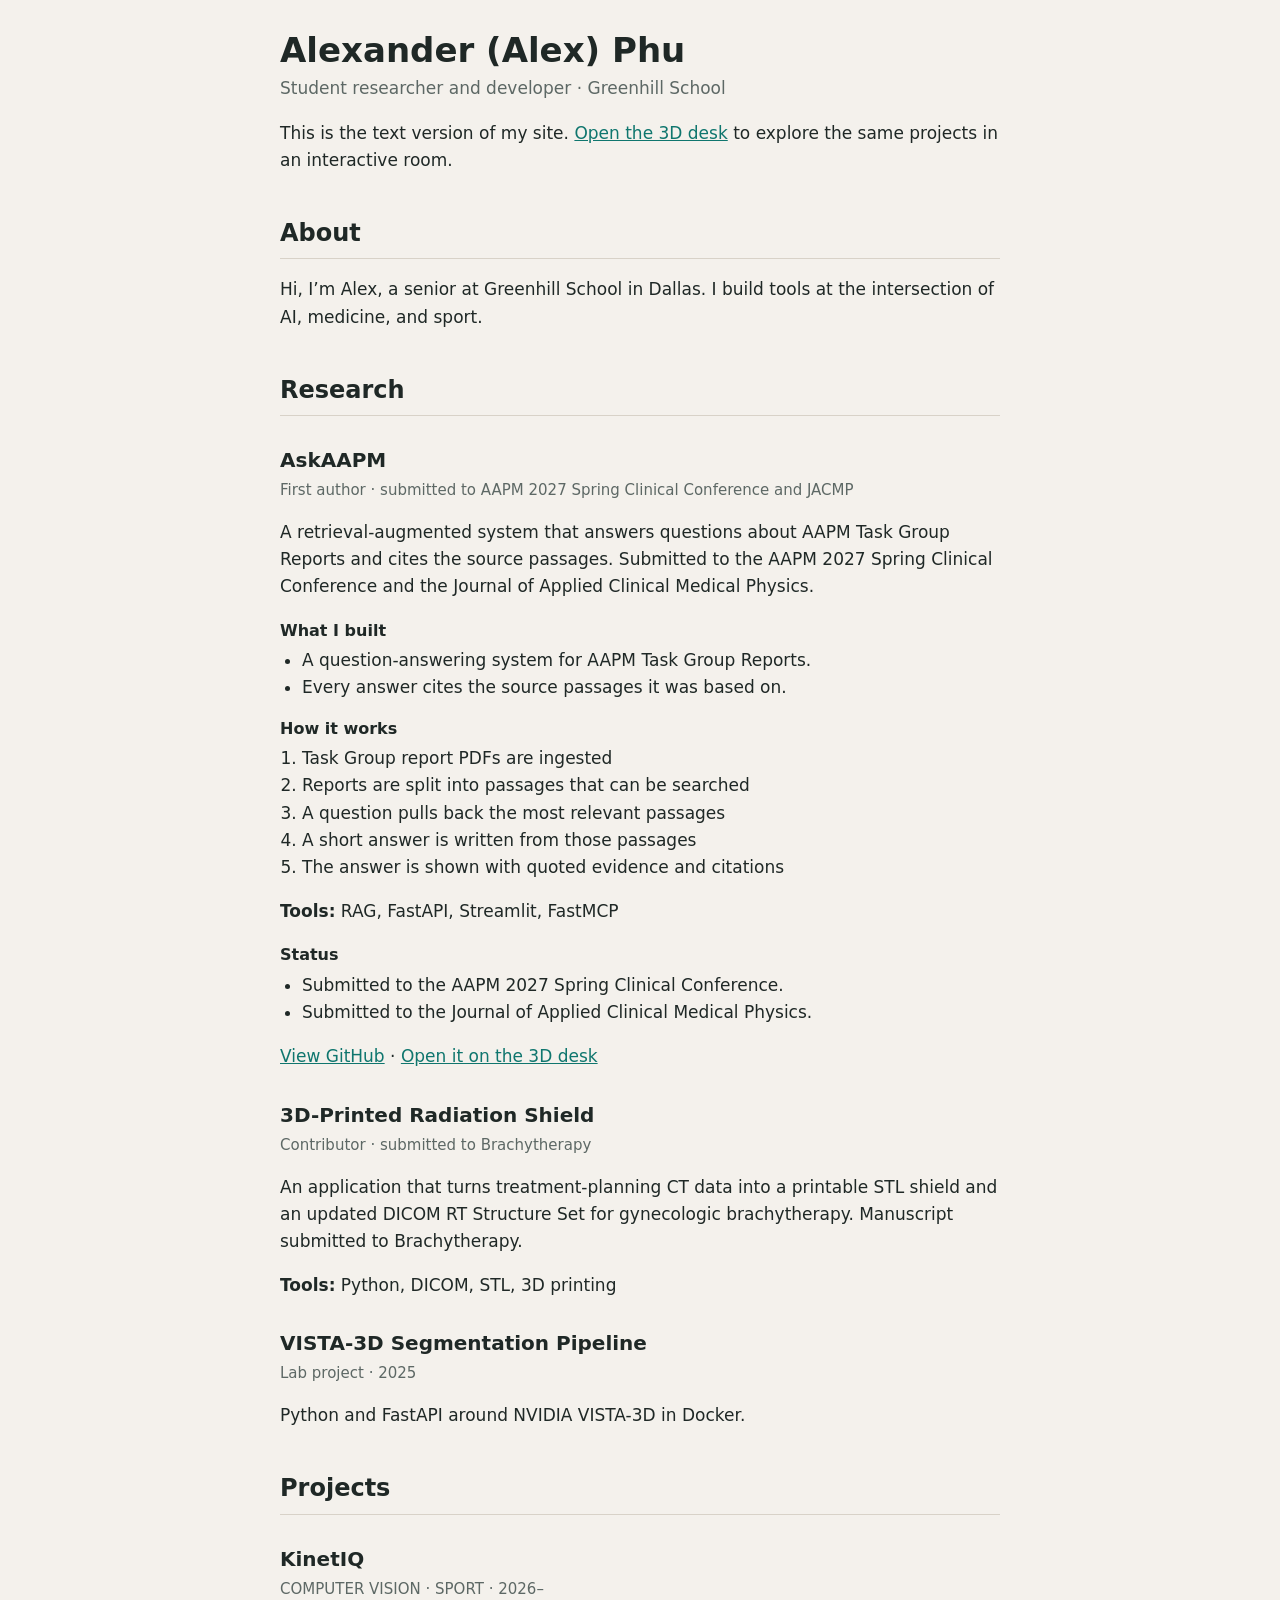
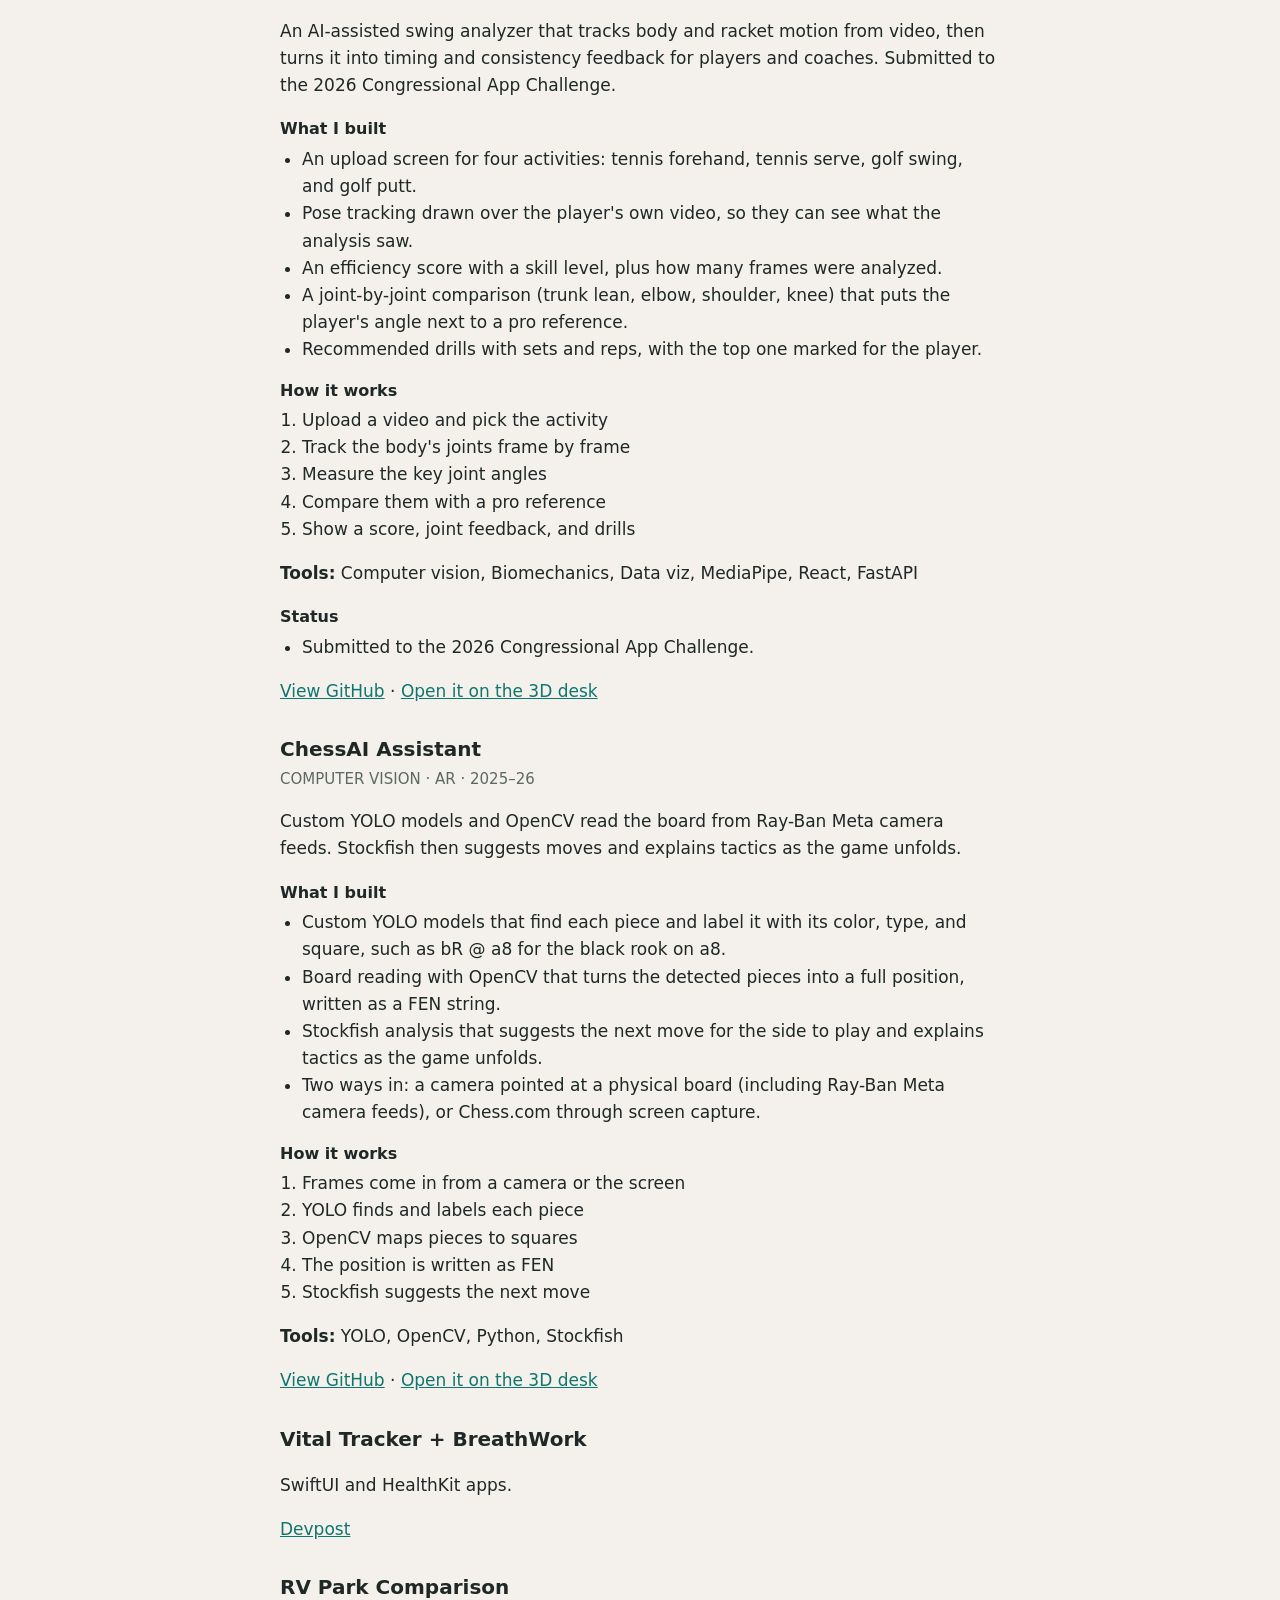
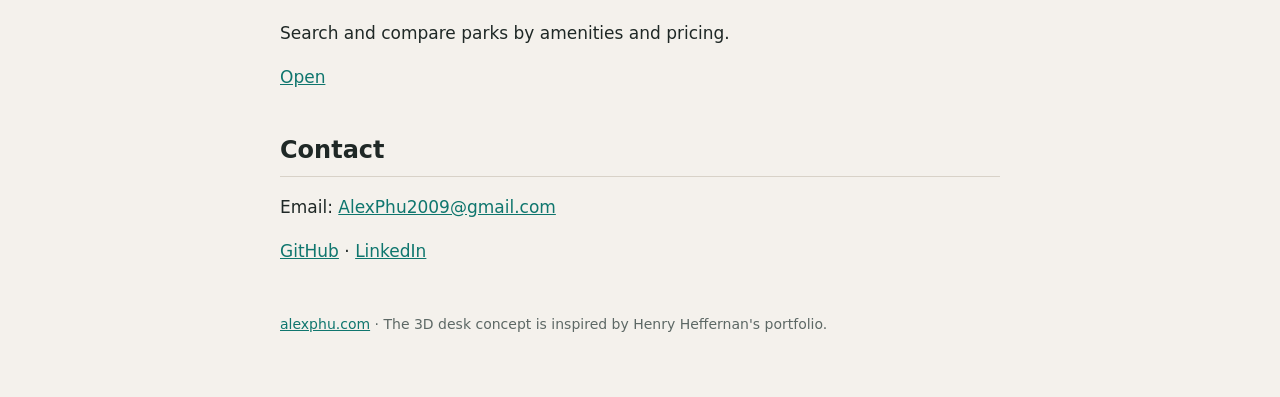
<file: plain.html>
<!doctype html>
<html lang="en">
<head>
<meta charset="utf-8">
<meta name="viewport" content="width=device-width, initial-scale=1">
<!-- Generated by tools/build_seo.py from data/site.json and data/projects.json. Edit the JSON, then run the script. -->
<title>Alexander (Alex) Phu · Projects and Research (text version)</title>
<meta name="description" content="Alexander (Alex) Phu, a senior at Greenhill School in Dallas, builds tools at the intersection of AI, medicine, and sport. Explore his projects and research.">
<link rel="canonical" href="https://alexphu.com/plain.html">
<script type="application/ld+json">
{
 "@context": "https://schema.org",
 "@type": "ProfilePage",
 "url": "https://alexphu.com/plain.html",
 "mainEntity": {
  "@type": "Person",
  "@id": "https://alexphu.com/#alex",
  "name": "Alexander Phu",
  "alternateName": "Alex Phu",
  "url": "https://alexphu.com/",
  "jobTitle": "Student researcher and developer",
  "description": "A senior at Greenhill School in Dallas who builds tools at the intersection of AI, medicine, and sport.",
  "affiliation": {
   "@type": "EducationalOrganization",
   "name": "Greenhill School"
  },
  "sameAs": [
   "https://github.com/Alex-Phu/",
   "https://www.linkedin.com/in/alexander-phu-1bb2b02b6/",
   "https://orcid.org/0009-0003-0334-2217"
  ]
 }
}
</script>
<style>
  :root { color-scheme: light; }
  body { margin: 0; background: #f4f1ec; color: #1f2826; font: 17px/1.6 system-ui, -apple-system, "Segoe UI", sans-serif; }
  main { max-width: 720px; margin: 0 auto; padding: 32px 16px 48px; }
  a { color: #0f766e; }
  h1 { margin: 0; font-size: 34px; line-height: 1.1; }
  h2 { margin: 40px 0 8px; font-size: 24px; border-bottom: 1px solid #d8d2c8; padding-bottom: 6px; }
  h3 { margin: 28px 0 2px; font-size: 20px; }
  h4 { margin: 14px 0 4px; font-size: 16px; }
  .meta { margin: 0; color: #5d6865; font-size: 15px; }
  .tagline { margin: 6px 0 0; color: #5d6865; }
  ul, ol { padding-left: 22px; margin: 4px 0; }
  footer { margin-top: 48px; color: #5d6865; font-size: 14px; }
</style>
</head>
<body>
<main>
<header>
  <h1>Alexander (Alex) Phu</h1>
  <p class="tagline">Student researcher and developer · Greenhill School</p>
  <p>This is the text version of my site. <a href="https://alexphu.com/">Open the 3D desk</a> to explore the same projects in an interactive room.</p>
</header>

<h2>About</h2>
<p>Hi, I’m Alex, a senior at Greenhill School in Dallas. I build tools at the intersection of AI, medicine, and sport.</p>

<h2>Research</h2>
<article id="askaapm">
<h3>AskAAPM</h3>
<p class="meta">First author · submitted to AAPM 2027 Spring Clinical Conference and JACMP</p>
<p>A retrieval-augmented system that answers questions about AAPM Task Group Reports and cites the source passages. Submitted to the AAPM 2027 Spring Clinical Conference and the Journal of Applied Clinical Medical Physics.</p>
<h4>What I built</h4><ul><li>A question-answering system for AAPM Task Group Reports.</li><li>Every answer cites the source passages it was based on.</li></ul>
<h4>How it works</h4><ol><li>Task Group report PDFs are ingested</li><li>Reports are split into passages that can be searched</li><li>A question pulls back the most relevant passages</li><li>A short answer is written from those passages</li><li>The answer is shown with quoted evidence and citations</li></ol>
<p><strong>Tools:</strong> RAG, FastAPI, Streamlit, FastMCP</p>
<h4>Status</h4><ul><li>Submitted to the AAPM 2027 Spring Clinical Conference.</li><li>Submitted to the Journal of Applied Clinical Medical Physics.</li></ul>
<p class="links"><a href="https://github.com/Alex-Phu/">View GitHub</a> · <a href="https://alexphu.com/#askaapm">Open it on the 3D desk</a></p>
</article>
<article id="shield">
<h3>3D-Printed Radiation Shield</h3>
<p class="meta">Contributor · submitted to Brachytherapy</p>
<p>An application that turns treatment-planning CT data into a printable STL shield and an updated DICOM RT Structure Set for gynecologic brachytherapy. Manuscript submitted to Brachytherapy.</p>
<p><strong>Tools:</strong> Python, DICOM, STL, 3D printing</p>
</article>
<article id="vista3d">
<h3>VISTA-3D Segmentation Pipeline</h3>
<p class="meta">Lab project · 2025</p>
<p>Python and FastAPI around NVIDIA VISTA-3D in Docker.</p>
</article>

<h2>Projects</h2>
<article id="kinetiq">
<h3>KinetIQ</h3>
<p class="meta">COMPUTER VISION · SPORT · 2026–</p>
<p>An AI-assisted swing analyzer that tracks body and racket motion from video, then turns it into timing and consistency feedback for players and coaches. Submitted to the 2026 Congressional App Challenge.</p>
<h4>What I built</h4><ul><li>An upload screen for four activities: tennis forehand, tennis serve, golf swing, and golf putt.</li><li>Pose tracking drawn over the player&#x27;s own video, so they can see what the analysis saw.</li><li>An efficiency score with a skill level, plus how many frames were analyzed.</li><li>A joint-by-joint comparison (trunk lean, elbow, shoulder, knee) that puts the player&#x27;s angle next to a pro reference.</li><li>Recommended drills with sets and reps, with the top one marked for the player.</li></ul>
<h4>How it works</h4><ol><li>Upload a video and pick the activity</li><li>Track the body&#x27;s joints frame by frame</li><li>Measure the key joint angles</li><li>Compare them with a pro reference</li><li>Show a score, joint feedback, and drills</li></ol>
<p><strong>Tools:</strong> Computer vision, Biomechanics, Data viz, MediaPipe, React, FastAPI</p>
<h4>Status</h4><ul><li>Submitted to the 2026 Congressional App Challenge.</li></ul>
<p class="links"><a href="https://github.com/Alex-Phu/KinetIQ">View GitHub</a> · <a href="https://alexphu.com/#kinetiq">Open it on the 3D desk</a></p>
</article>
<article id="chessai">
<h3>ChessAI Assistant</h3>
<p class="meta">COMPUTER VISION · AR · 2025–26</p>
<p>Custom YOLO models and OpenCV read the board from Ray-Ban Meta camera feeds. Stockfish then suggests moves and explains tactics as the game unfolds.</p>
<h4>What I built</h4><ul><li>Custom YOLO models that find each piece and label it with its color, type, and square, such as bR @ a8 for the black rook on a8.</li><li>Board reading with OpenCV that turns the detected pieces into a full position, written as a FEN string.</li><li>Stockfish analysis that suggests the next move for the side to play and explains tactics as the game unfolds.</li><li>Two ways in: a camera pointed at a physical board (including Ray-Ban Meta camera feeds), or Chess.com through screen capture.</li></ul>
<h4>How it works</h4><ol><li>Frames come in from a camera or the screen</li><li>YOLO finds and labels each piece</li><li>OpenCV maps pieces to squares</li><li>The position is written as FEN</li><li>Stockfish suggests the next move</li></ol>
<p><strong>Tools:</strong> YOLO, OpenCV, Python, Stockfish</p>
<p class="links"><a href="https://github.com/Alex-Phu/chess-ai">View GitHub</a> · <a href="https://alexphu.com/#chessai">Open it on the 3D desk</a></p>
</article>
<article id="vitaltracker">
<h3>Vital Tracker + BreathWork</h3>
<p>SwiftUI and HealthKit apps.</p>
<p class="links"><a href="https://devpost.com/software/easybreathe-wl5s60">Devpost</a></p>
</article>
<article id="rvpark">
<h3>RV Park Comparison</h3>
<p>Search and compare parks by amenities and pricing.</p>
<p class="links"><a href="https://rvparkcomparison.lovable.app/">Open</a></p>
</article>

<h2>Contact</h2>
<p>Email: <a href="mailto:AlexPhu2009@gmail.com">AlexPhu2009@gmail.com</a></p>
<p><a href="https://github.com/Alex-Phu/">GitHub</a> · <a href="https://www.linkedin.com/in/alexander-phu-1bb2b02b6/">LinkedIn</a></p>

<footer>
  <p><a href="https://alexphu.com/">alexphu.com</a> · The 3D desk concept is inspired by Henry Heffernan's portfolio.</p>
</footer>
</main>
</body>
</html>
</file>
